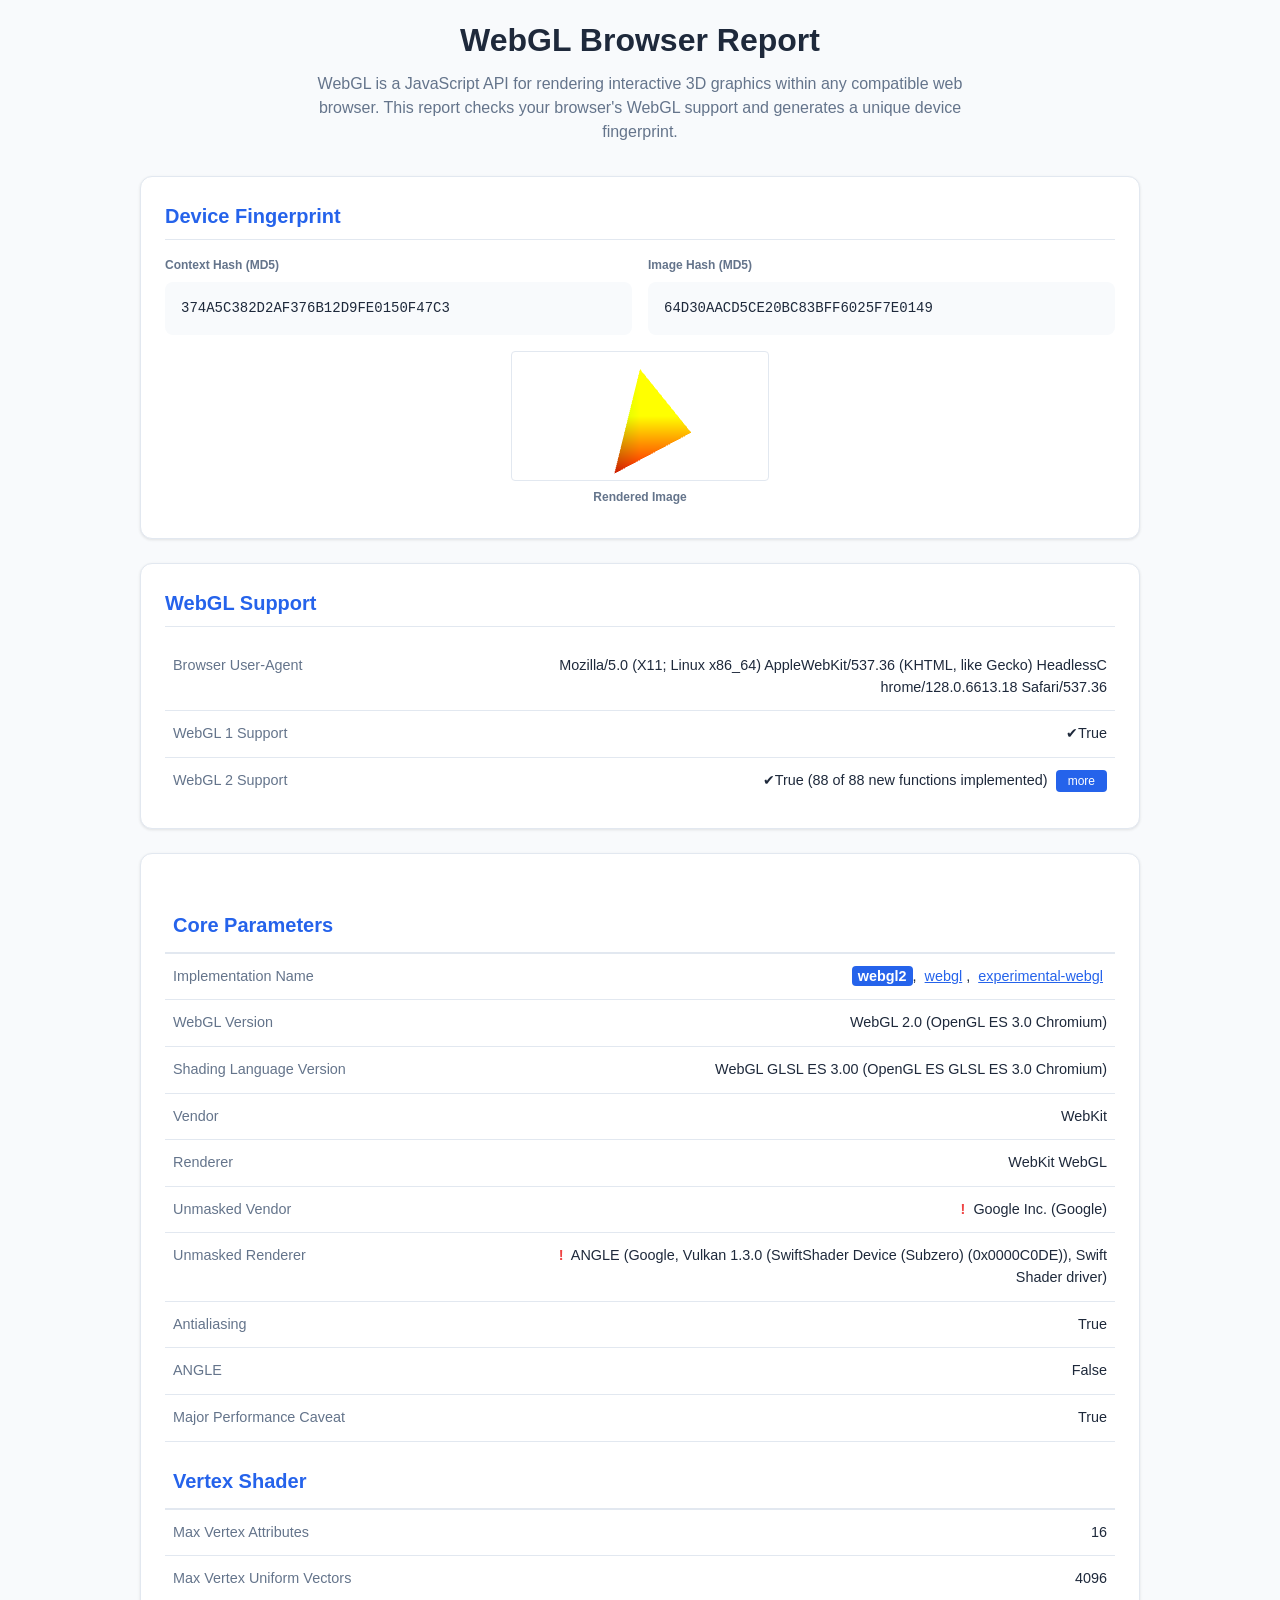
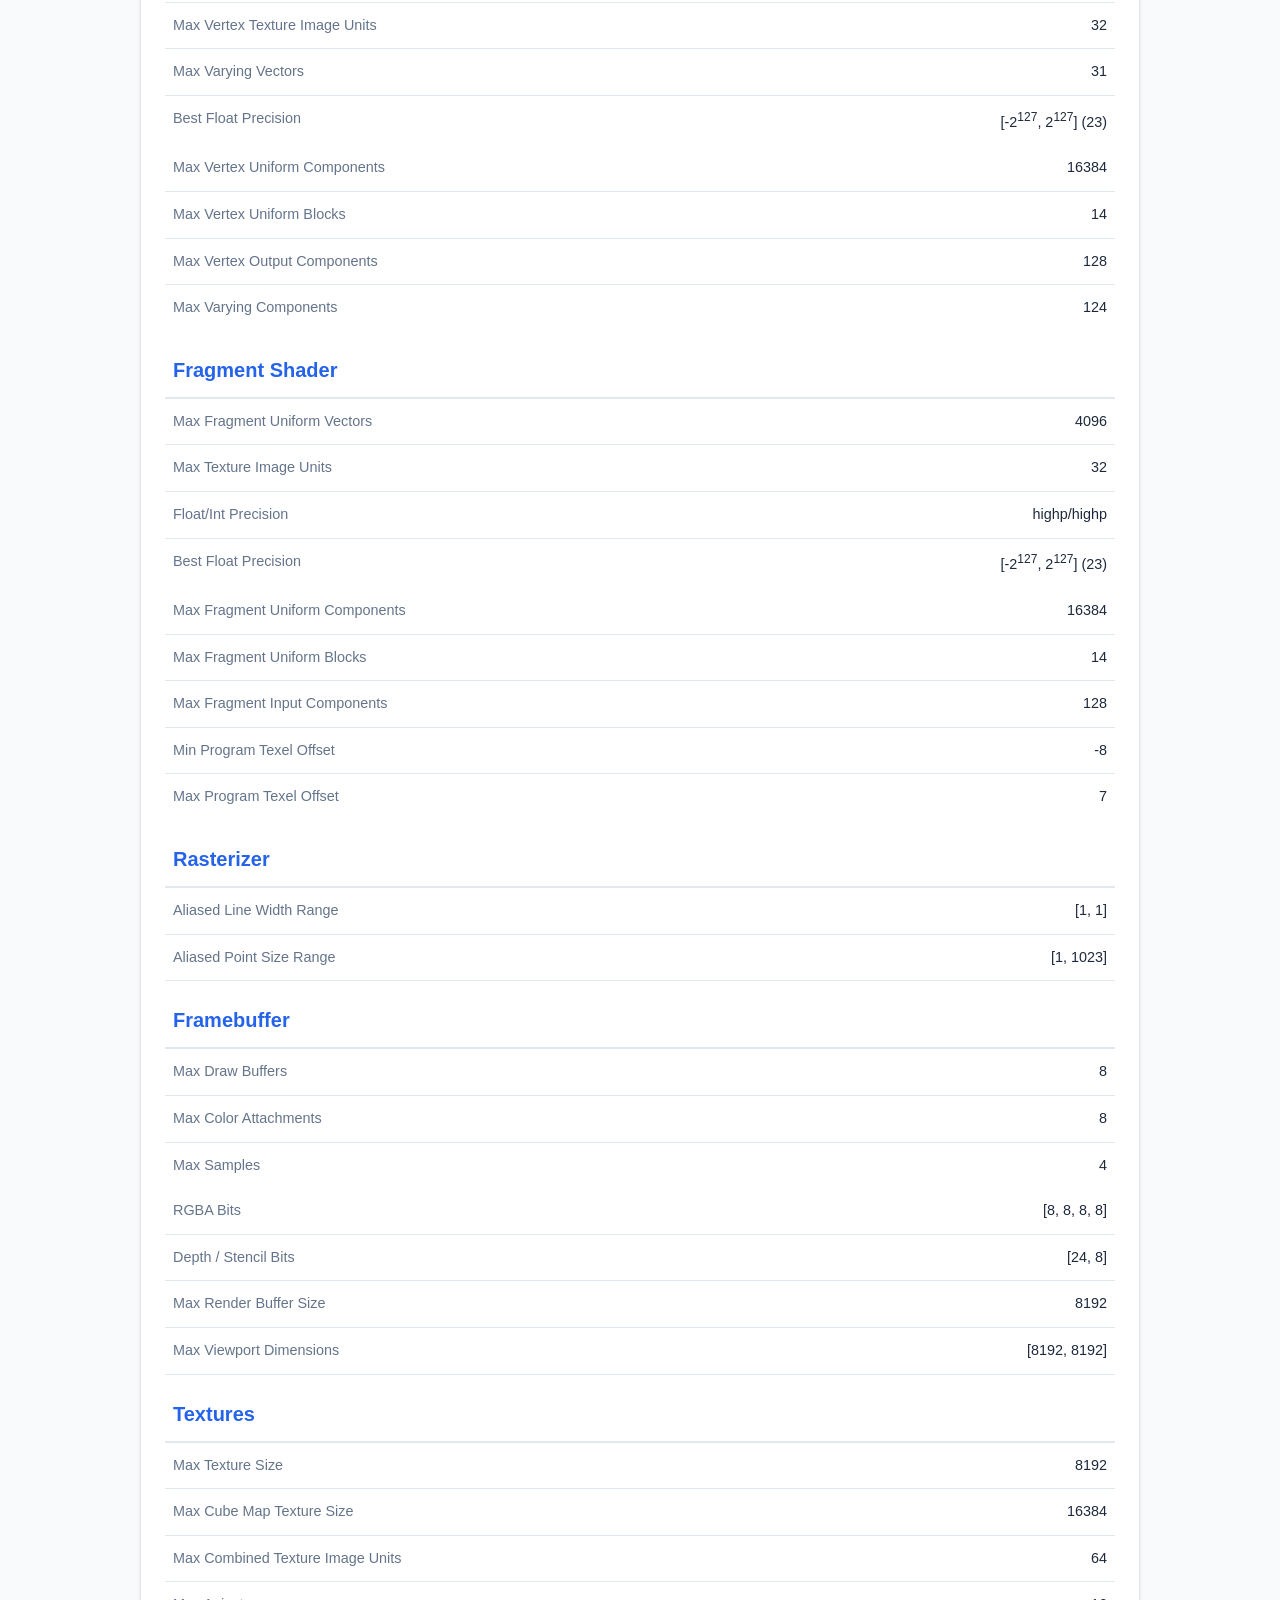
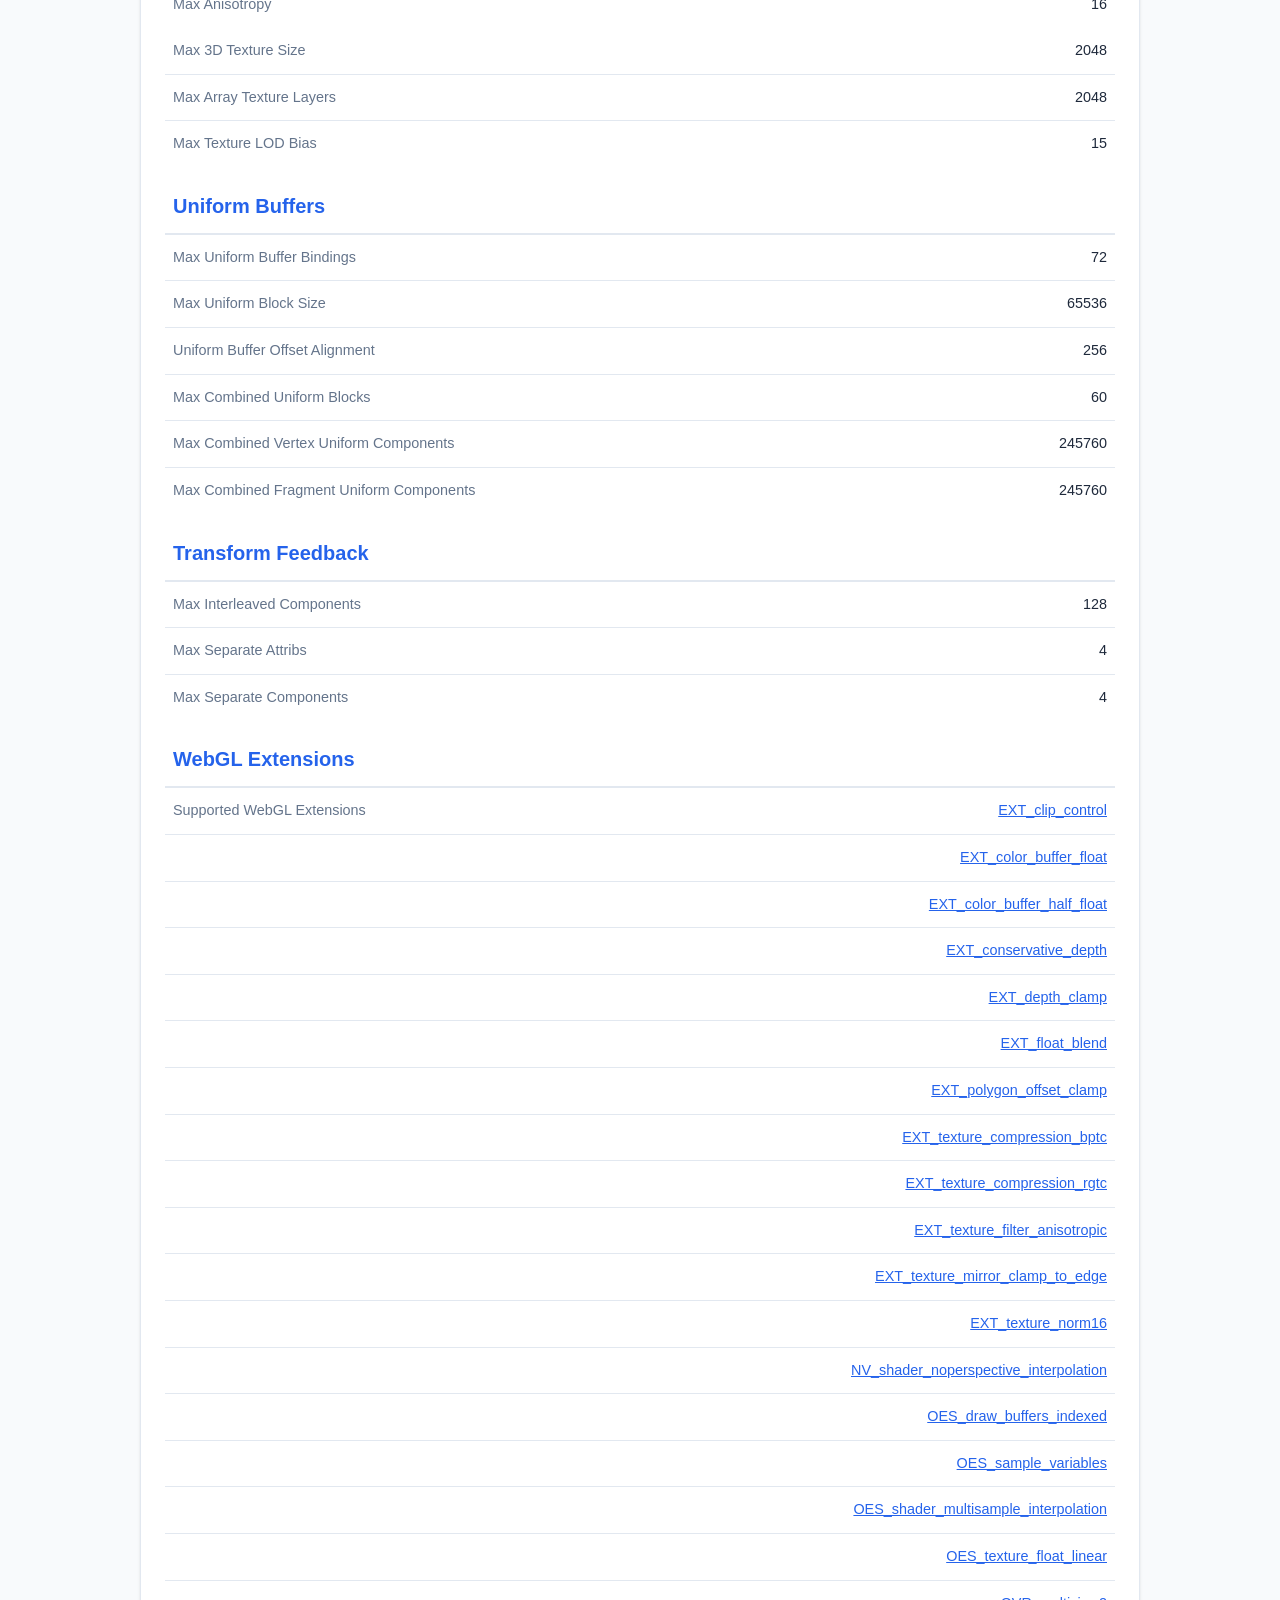
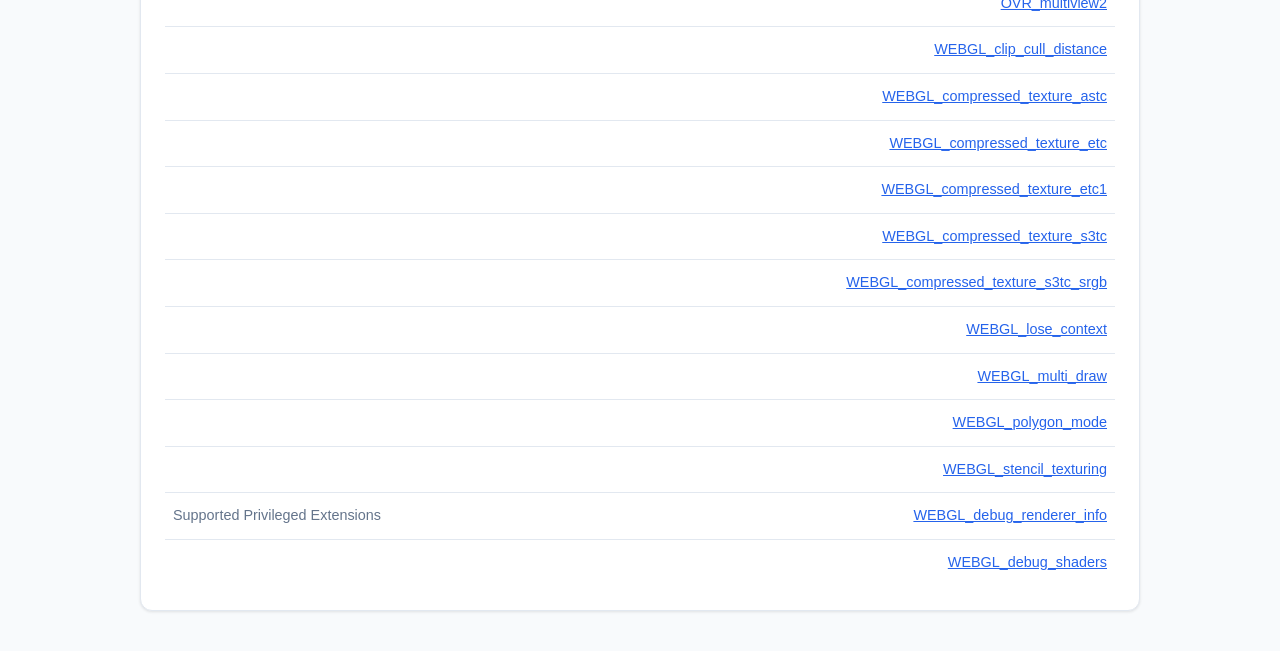
<file: index.html>
<!DOCTYPE html>
<html lang="en">
<head>
    <meta charset="UTF-8">
    <meta name="viewport" content="width=device-width, initial-scale=1.0">
    <title>WebGL Browser Report & Fingerprinting</title>
    <meta name="description" content="Check WebGL support, GPU capabilities, and device fingerprinting.">
    <link rel="stylesheet" href="css/style.css">
</head>
<body>
    <div class="container">
        <header>
            <h1>WebGL Browser Report</h1>
            <p class="description">
                WebGL is a JavaScript API for rendering interactive 3D graphics within any compatible web browser. 
                This report checks your browser's WebGL support and generates a unique device fingerprint.
            </p>
        </header>

        <section class="card">
            <h3>Device Fingerprint</h3>
            <div class="fingerprint-section">
                <div>
                    <span class="fp-label">Context Hash (MD5)</span>
                    <div id="webgl-fp-context" class="fp-box">Generating...</div>
                </div>
                <div>
                    <span class="fp-label">Image Hash (MD5)</span>
                    <div id="webgl-fp-img" class="fp-box">Generating...</div>
                </div>
            </div>
            <div id="webgl-img">
                <span class="fp-label">Rendered Image</span>
                <!-- Canvas will be prepended here by webgl.js -->
            </div>
            <textarea id="hash" class="n" readonly></textarea>
        </section>

        <section class="card">
            <h3>WebGL Support</h3>
            <table>
                <tr>
                    <td>Browser User-Agent</td>
                    <td id="user-agent"></td>
                </tr>
                <tr>
                    <td>WebGL 1 Support</td>
                    <td id="webgl1-status">
                        <span class="noscript"><span class="bad">×</span> False (JavaScript disabled)</span>
                    </td>
                </tr>
                <tr>
                    <td>WebGL 2 Support</td>
                    <td id="webgl2-status">
                        <span class="noscript"><span class="bad">×</span> False (JavaScript disabled)</span>
                    </td>
                </tr>
            </table>
        </section>

        <section class="card">
            <table id="webgl-table">
                <tr class="thead">
                    <td colspan="2"><h3>Core Parameters</h3></td>
                </tr>
                <tr>
                    <td>Implementation Name</td>
                    <td id="f_name"></td>
                </tr>
                <tr>
                    <td>WebGL Version</td>
                    <td id="f0"></td>
                </tr>
                <tr>
                    <td>Shading Language Version</td>
                    <td id="f1"></td>
                </tr>
                <tr>
                    <td>Vendor</td>
                    <td id="f2"></td>
                </tr>
                <tr>
                    <td>Renderer</td>
                    <td id="f3"></td>
                </tr>
                <tr>
                    <td>Unmasked Vendor</td>
                    <td id="u_vendor"></td>
                </tr>
                <tr>
                    <td>Unmasked Renderer</td>
                    <td id="u_renderer"></td>
                </tr>
                <tr>
                    <td>Antialiasing</td>
                    <td id="f_alias"></td>
                </tr>
                <tr>
                    <td>ANGLE</td>
                    <td id="f_angle"></td>
                </tr>
                <tr>
                    <td>Major Performance Caveat</td>
                    <td id="f_caveat"></td>
                </tr>

                <tr class="thead">
                    <td colspan="2"><h3>Vertex Shader</h3></td>
                </tr>
                <tr>
                    <td>Max Vertex Attributes</td>
                    <td id="f4"></td>
                </tr>
                <tr>
                    <td>Max Vertex Uniform Vectors</td>
                    <td id="f5"></td>
                </tr>
                <tr>
                    <td>Max Vertex Texture Image Units</td>
                    <td id="f6"></td>
                </tr>
                <tr>
                    <td>Max Varying Vectors</td>
                    <td id="f7"></td>
                </tr>
                <tr>
                    <td>Best Float Precision</td>
                    <td id="f_vertext"></td>
                </tr>

                <tbody class="w2 n">
                    <tr>
                        <td>Max Vertex Uniform Components</td>
                        <td id="f19"></td>
                    </tr>
                    <tr>
                        <td>Max Vertex Uniform Blocks</td>
                        <td id="f20"></td>
                    </tr>
                    <tr>
                        <td>Max Vertex Output Components</td>
                        <td id="f21"></td>
                    </tr>
                    <tr>
                        <td>Max Varying Components</td>
                        <td id="f22"></td>
                    </tr>
                </tbody>

                <tr class="thead">
                    <td colspan="2"><h3>Fragment Shader</h3></td>
                </tr>
                <tr>
                    <td>Max Fragment Uniform Vectors</td>
                    <td id="f10"></td>
                </tr>
                <tr>
                    <td>Max Texture Image Units</td>
                    <td id="f11"></td>
                </tr>
                <tr>
                    <td>Float/Int Precision</td>
                    <td id="f_float_int"></td>
                </tr>
                <tr>
                    <td>Best Float Precision</td>
                    <td id="f_fragment"></td>
                </tr>
                <tbody class="w2 n">
                    <tr>
                        <td>Max Fragment Uniform Components</td>
                        <td id="f26"></td>
                    </tr>
                    <tr>
                        <td>Max Fragment Uniform Blocks</td>
                        <td id="f27"></td>
                    </tr>
                    <tr>
                        <td>Max Fragment Input Components</td>
                        <td id="f28"></td>
                    </tr>
                    <tr>
                        <td>Min Program Texel Offset</td>
                        <td id="f29"></td>
                    </tr>
                    <tr>
                        <td>Max Program Texel Offset</td>
                        <td id="f30"></td>
                    </tr>
                </tbody>

                <tr class="thead">
                    <td colspan="2"><h3>Rasterizer</h3></td>
                </tr>
                <tr>
                    <td>Aliased Line Width Range</td>
                    <td id="f8"></td>
                </tr>
                <tr>
                    <td>Aliased Point Size Range</td>
                    <td id="f9"></td>
                </tr>

                <tr class="thead">
                    <td colspan="2"><h3>Framebuffer</h3></td>
                </tr>
                <tbody class="w2 n">
                    <tr>
                        <td>Max Draw Buffers</td>
                        <td id="f31"></td>
                    </tr>
                    <tr>
                        <td>Max Color Attachments</td>
                        <td id="f32"></td>
                    </tr>
                    <tr>
                        <td>Max Samples</td>
                        <td id="f33"></td>
                    </tr>
                </tbody>
                <tbody class="w1">
                    <tr>
                        <td>Max Color Buffers</td>
                        <td id="f_max_draw_buffers"></td>
                    </tr>
                </tbody>
                <tr>
                    <td>RGBA Bits</td>
                    <td id="f12"></td>
                </tr>
                <tr>
                    <td>Depth / Stencil Bits</td>
                    <td id="f13"></td>
                </tr>
                <tr>
                    <td>Max Render Buffer Size</td>
                    <td id="f14"></td>
                </tr>
                <tr>
                    <td>Max Viewport Dimensions</td>
                    <td id="f15"></td>
                </tr>

                <tr class="thead">
                    <td colspan="2"><h3>Textures</h3></td>
                </tr>
                <tr>
                    <td>Max Texture Size</td>
                    <td id="f16"></td>
                </tr>
                <tr>
                    <td>Max Cube Map Texture Size</td>
                    <td id="f17"></td>
                </tr>
                <tr>
                    <td>Max Combined Texture Image Units</td>
                    <td id="f18"></td>
                </tr>
                <tr>
                    <td>Max Anisotropy</td>
                    <td id="f_anisotropy"></td>
                </tr>
                <tbody class="w2 n">
                    <tr>
                        <td>Max 3D Texture Size</td>
                        <td id="f34"></td>
                    </tr>
                    <tr>
                        <td>Max Array Texture Layers</td>
                        <td id="f35"></td>
                    </tr>
                    <tr>
                        <td>Max Texture LOD Bias</td>
                        <td id="f36"></td>
                    </tr>
                </tbody>

                <tbody class="w2 n">
                    <tr class="thead">
                        <td colspan="2"><h3>Uniform Buffers</h3></td>
                    </tr>
                    <tr>
                        <td>Max Uniform Buffer Bindings</td>
                        <td id="f37"></td>
                    </tr>
                    <tr>
                        <td>Max Uniform Block Size</td>
                        <td id="f38"></td>
                    </tr>
                    <tr>
                        <td>Uniform Buffer Offset Alignment</td>
                        <td id="f39"></td>
                    </tr>
                    <tr>
                        <td>Max Combined Uniform Blocks</td>
                        <td id="f40"></td>
                    </tr>
                    <tr>
                        <td>Max Combined Vertex Uniform Components</td>
                        <td id="f41"></td>
                    </tr>
                    <tr>
                        <td>Max Combined Fragment Uniform Components</td>
                        <td id="f42"></td>
                    </tr>
                </tbody>

                <tbody class="w2 n">
                    <tr class="thead">
                        <td colspan="2"><h3>Transform Feedback</h3></td>
                    </tr>
                    <tr>
                        <td>Max Interleaved Components</td>
                        <td id="f23"></td>
                    </tr>
                    <tr>
                        <td>Max Separate Attribs</td>
                        <td id="f24"></td>
                    </tr>
                    <tr>
                        <td>Max Separate Components</td>
                        <td id="f25"></td>
                    </tr>
                </tbody>

                <tr class="thead">
                    <td colspan="2"><h3>WebGL Extensions</h3></td>
                </tr>
                <tbody id="f_ext">
                    <!-- Extensions populated by webgl.js -->
                </tbody>

                <tbody id="webgl2-tbody" class="n">
                    <tr class="thead">
                        <td colspan="2"><h3>WebGL 2 New Functions</h3></td>
                    </tr>
                    <tr><td>gl.copyBufferSubData</td><td id="n0"></td></tr>
                    <tr><td>gl.getBufferSubData</td><td id="n1"></td></tr>
                    <tr><td>gl.blitFramebuffer</td><td id="n2"></td></tr>
                    <tr><td>gl.framebufferTextureLayer</td><td id="n3"></td></tr>
                    <tr><td>gl.getInternalformatParameter</td><td id="n4"></td></tr>
                    <tr><td>gl.invalidateFramebuffer</td><td id="n5"></td></tr>
                    <tr><td>gl.invalidateSubFramebuffer</td><td id="n6"></td></tr>
                    <tr><td>gl.readBuffer</td><td id="n7"></td></tr>
                    <tr><td>gl.renderbufferStorageMultisample</td><td id="n8"></td></tr>
                    <tr><td>gl.texStorage2D</td><td id="n9"></td></tr>
                    <tr><td>gl.texStorage3D</td><td id="n10"></td></tr>
                    <tr><td>gl.texImage3D</td><td id="n11"></td></tr>
                    <tr><td>gl.texSubImage3D</td><td id="n12"></td></tr>
                    <tr><td>gl.copyTexSubImage3D</td><td id="n13"></td></tr>
                    <tr><td>gl.compressedTexImage3D</td><td id="n14"></td></tr>
                    <tr><td>gl.compressedTexSubImage3D</td><td id="n15"></td></tr>
                    <tr><td>gl.getFragDataLocation</td><td id="n16"></td></tr>
                    <tr><td>gl.uniform1ui</td><td id="n17"></td></tr>
                    <tr><td>gl.uniform2ui</td><td id="n18"></td></tr>
                    <tr><td>gl.uniform3ui</td><td id="n19"></td></tr>
                    <tr><td>gl.uniform4ui</td><td id="n20"></td></tr>
                    <tr><td>gl.uniform1uiv</td><td id="n21"></td></tr>
                    <tr><td>gl.uniform2uiv</td><td id="n22"></td></tr>
                    <tr><td>gl.uniform3uiv</td><td id="n23"></td></tr>
                    <tr><td>gl.uniform4uiv</td><td id="n24"></td></tr>
                    <tr><td>gl.uniformMatrix2x3fv</td><td id="n25"></td></tr>
                    <tr><td>gl.uniformMatrix3x2fv</td><td id="n26"></td></tr>
                    <tr><td>gl.uniformMatrix2x4fv</td><td id="n27"></td></tr>
                    <tr><td>gl.uniformMatrix4x2fv</td><td id="n28"></td></tr>
                    <tr><td>gl.uniformMatrix3x4fv</td><td id="n29"></td></tr>
                    <tr><td>gl.uniformMatrix4x3fv</td><td id="n30"></td></tr>
                    <tr><td>gl.vertexAttribI4i</td><td id="n31"></td></tr>
                    <tr><td>gl.vertexAttribI4iv</td><td id="n32"></td></tr>
                    <tr><td>gl.vertexAttribI4ui</td><td id="n33"></td></tr>
                    <tr><td>gl.vertexAttribI4uiv</td><td id="n34"></td></tr>
                    <tr><td>gl.vertexAttribIPointer</td><td id="n35"></td></tr>
                    <tr><td>gl.vertexAttribDivisor</td><td id="n36"></td></tr>
                    <tr><td>gl.drawArraysInstanced</td><td id="n37"></td></tr>
                    <tr><td>gl.drawElementsInstanced</td><td id="n38"></td></tr>
                    <tr><td>gl.drawRangeElements</td><td id="n39"></td></tr>
                    <tr><td>gl.drawBuffers</td><td id="n40"></td></tr>
                    <tr><td>gl.clearBufferiv</td><td id="n41"></td></tr>
                    <tr><td>gl.clearBufferuiv</td><td id="n42"></td></tr>
                    <tr><td>gl.clearBufferfv</td><td id="n43"></td></tr>
                    <tr><td>gl.clearBufferfi</td><td id="n44"></td></tr>
                    <tr><td>gl.createQuery</td><td id="n45"></td></tr>
                    <tr><td>gl.deleteQuery</td><td id="n46"></td></tr>
                    <tr><td>gl.isQuery</td><td id="n47"></td></tr>
                    <tr><td>gl.beginQuery</td><td id="n48"></td></tr>
                    <tr><td>gl.endQuery</td><td id="n49"></td></tr>
                    <tr><td>gl.getQuery</td><td id="n50"></td></tr>
                    <tr><td>gl.getQueryParameter</td><td id="n51"></td></tr>
                    <tr><td>gl.createSampler</td><td id="n52"></td></tr>
                    <tr><td>gl.deleteSampler</td><td id="n53"></td></tr>
                    <tr><td>gl.isSampler</td><td id="n54"></td></tr>
                    <tr><td>gl.bindSampler</td><td id="n55"></td></tr>
                    <tr><td>gl.samplerParameteri</td><td id="n56"></td></tr>
                    <tr><td>gl.samplerParameterf</td><td id="n57"></td></tr>
                    <tr><td>gl.getSamplerParameter</td><td id="n58"></td></tr>
                    <tr><td>gl.fenceSync</td><td id="n59"></td></tr>
                    <tr><td>gl.isSync</td><td id="n60"></td></tr>
                    <tr><td>gl.deleteSync</td><td id="n61"></td></tr>
                    <tr><td>gl.clientWaitSync</td><td id="n62"></td></tr>
                    <tr><td>gl.waitSync</td><td id="n63"></td></tr>
                    <tr><td>gl.getSyncParameter</td><td id="n64"></td></tr>
                    <tr><td>gl.createTransformFeedback</td><td id="n65"></td></tr>
                    <tr><td>gl.deleteTransformFeedback</td><td id="n66"></td></tr>
                    <tr><td>gl.isTransformFeedback</td><td id="n67"></td></tr>
                    <tr><td>gl.bindTransformFeedback</td><td id="n68"></td></tr>
                    <tr><td>gl.beginTransformFeedback</td><td id="n69"></td></tr>
                    <tr><td>gl.endTransformFeedback</td><td id="n70"></td></tr>
                    <tr><td>gl.transformFeedbackVaryings</td><td id="n71"></td></tr>
                    <tr><td>gl.getTransformFeedbackVarying</td><td id="n72"></td></tr>
                    <tr><td>gl.pauseTransformFeedback</td><td id="n73"></td></tr>
                    <tr><td>gl.resumeTransformFeedback</td><td id="n74"></td></tr>
                    <tr><td>gl.bindBufferBase</td><td id="n75"></td></tr>
                    <tr><td>gl.bindBufferRange</td><td id="n76"></td></tr>
                    <tr><td>gl.getIndexedParameter</td><td id="n77"></td></tr>
                    <tr><td>gl.getUniformIndices</td><td id="n78"></td></tr>
                    <tr><td>gl.getActiveUniforms</td><td id="n79"></td></tr>
                    <tr><td>gl.getUniformBlockIndex</td><td id="n80"></td></tr>
                    <tr><td>gl.getActiveUniformBlockParameter</td><td id="n81"></td></tr>
                    <tr><td>gl.getActiveUniformBlockName</td><td id="n82"></td></tr>
                    <tr><td>gl.uniformBlockBinding</td><td id="n83"></td></tr>
                    <tr><td>gl.createVertexArray</td><td id="n84"></td></tr>
                    <tr><td>gl.deleteVertexArray</td><td id="n85"></td></tr>
                    <tr><td>gl.isVertexArray</td><td id="n86"></td></tr>
                    <tr><td>gl.bindVertexArray</td><td id="n87"></td></tr>
                </tbody>
            </table>
        </section>
        
        <script src="js/md5.js"></script>
        <script src="js/plugins.js"></script>
        <script src="js/fingerprint.js"></script>
        <script src="js/webgl.js"></script>
        <script>
            {
                'use strict';
                const userAgentEl = document.getElementById('user-agent');
                if (userAgentEl) {
                    userAgentEl.textContent = navigator.userAgent;
                }
            }
        </script>
    </div>
</body>
</html>
</file>
<file: css/style.css>
:root {
  --primary: #2563eb;
  --bg: #f8fafc;
  --text: #1e293b;
  --text-light: #64748b;
  --card-bg: #ffffff;
  --border: #e2e8f0;
  --success: #10b981;
  --error: #ef4444;
  --mono: 'JetBrains Mono', 'Fira Code', 'Courier New', monospace;
}

@media (prefers-color-scheme: dark) {
  :root {
    --bg: #0f172a;
    --text: #f1f5f9;
    --text-light: #94a3b8;
    --card-bg: #1e293b;
    --border: #334155;
  }
}

* {
  box-sizing: border-box;
  margin: 0;
  padding: 0;
}

body {
  font-family: 'Open Sans', -apple-system, BlinkMacSystemFont, "Segoe UI", Roboto, Helvetica, Arial, sans-serif;
  background-color: var(--bg);
  color: var(--text);
  line-height: 1.5;
  padding: 1rem;
}

.container {
  max-width: 1000px;
  margin: 0 auto;
}

header {
  margin-bottom: 2rem;
  text-align: center;
}

h1 {
  font-size: 2rem;
  font-weight: 700;
  margin-bottom: 0.5rem;
}

.description {
  color: var(--text-light);
  max-width: 700px;
  margin: 0 auto 2rem;
}

.card {
  background: var(--card-bg);
  border: 1px solid var(--border);
  border-radius: 0.75rem;
  padding: 1.5rem;
  margin-bottom: 1.5rem;
  box-shadow: 0 1px 3px rgba(0, 0, 0, 0.1);
}

.card h3 {
  font-size: 1.25rem;
  margin-bottom: 1rem;
  padding-bottom: 0.5rem;
  border-bottom: 1px solid var(--border);
  color: var(--primary);
}

.fingerprint-section {
  display: grid;
  grid-template-columns: 1fr;
  gap: 1rem;
}

@media (min-width: 768px) {
  .fingerprint-section {
    grid-template-columns: repeat(2, 1fr);
  }
}

.fp-box {
  background: var(--bg);
  padding: 1rem;
  border-radius: 0.5rem;
  font-family: var(--mono);
  font-size: 0.875rem;
  word-break: break-all;
  text-transform: uppercase;
}

.fp-label {
  font-weight: 600;
  color: var(--text-light);
  font-size: 0.75rem;
  margin-bottom: 0.5rem;
  display: block;
}

#webgl-img {
  text-align: center;
  margin-top: 1rem;
}

#webgl-img canvas {
  max-width: 100%;
  border-radius: 4px;
  border: 1px solid var(--border);
}

table {
  width: 100%;
  border-collapse: collapse;
  margin-top: 0.5rem;
  font-size: 0.9rem;
}

tr {
  border-bottom: 1px solid var(--border);
}

tr:last-child {
  border-bottom: none;
}

td {
  padding: 0.75rem 0.5rem;
  vertical-align: top;
}

td:first-child {
  font-weight: 500;
  color: var(--text-light);
  width: 40%;
}

td:last-child {
  text-align: right;
  word-break: break-all;
}

.thead td {
  background-color: transparent !important;
  color: var(--primary) !important;
  font-weight: 700 !important;
  text-align: left !important;
  padding-top: 1.5rem !important;
  border-bottom: 2px solid var(--border) !important;
}

.thead h3 {
  border-bottom: none;
  margin: 0;
  padding: 0;
}

.status-ok { color: var(--success); }
.status-bad { color: var(--error); }

.n { display: none; }
.noscript { color: var(--error); font-weight: bold; }

.href {
  color: var(--primary);
  text-decoration: underline;
  cursor: pointer;
}

.href:hover {
  opacity: 0.8;
}

#hash {
  width: 100%;
  height: 100px;
  margin-top: 1rem;
  background: var(--bg);
  border: 1px solid var(--border);
  color: var(--text);
  font-family: var(--mono);
  padding: 0.5rem;
  font-size: 0.75rem;
  resize: vertical;
}

input[type="button"] {
  background: var(--primary);
  color: white;
  border: none;
  padding: 0.25rem 0.75rem;
  border-radius: 0.25rem;
  cursor: pointer;
  margin-left: 0.5rem;
  font-size: 0.75rem;
}

.bad { color: var(--error); font-weight: bold; margin-right: 0.25rem; }

#f_name strong {
  text-decoration: none;
  background: var(--primary);
  color: white;
  padding: 2px 6px;
  border-radius: 4px;
}

#f_name span.href {
  margin: 0 4px;
}

@media (max-width: 600px) {
  h1 { font-size: 1.5rem; }
  td:first-child { width: 50%; }
}
</file>
